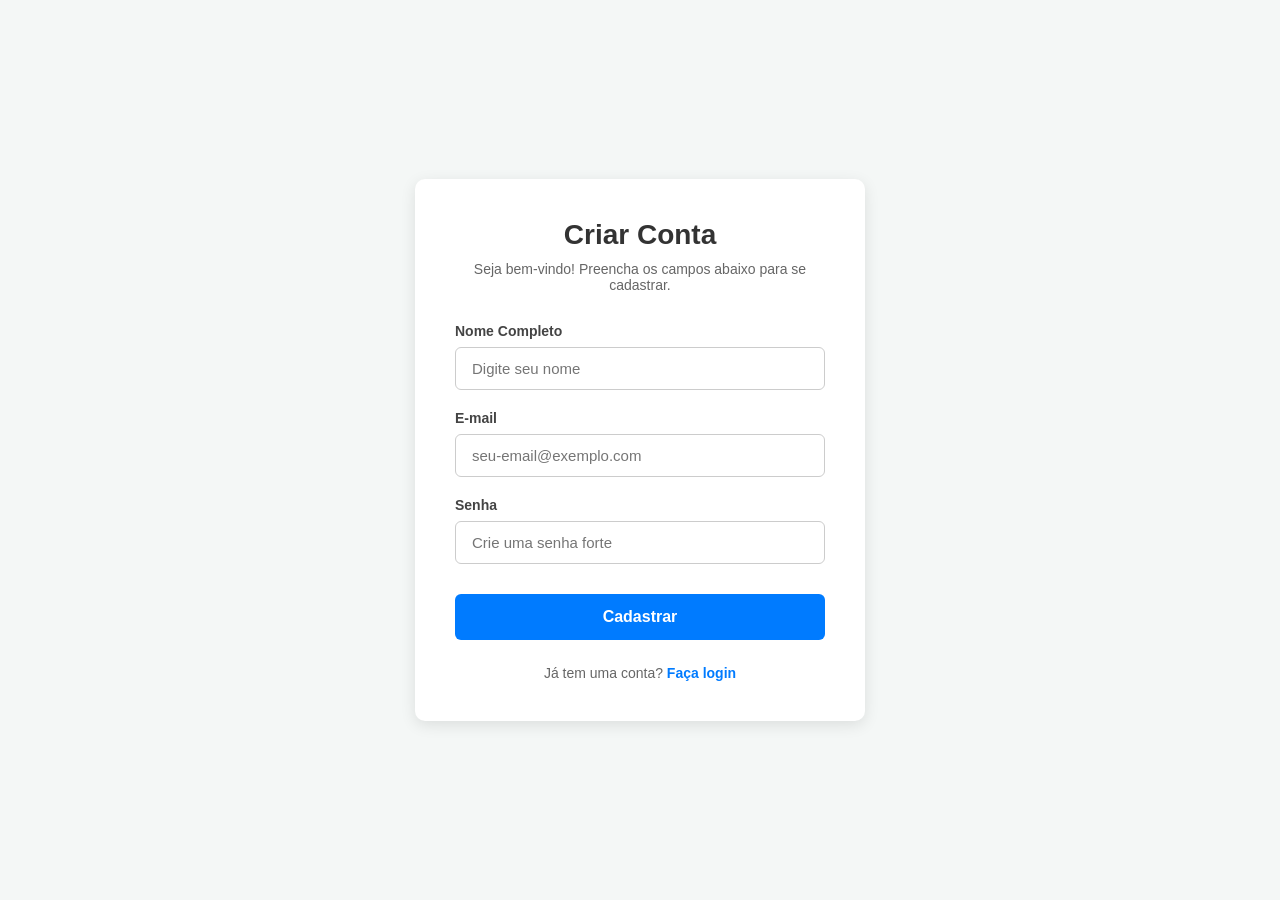
<file: index.html>
<!DOCTYPE html>
<html lang="pt-BR">
<head>
    <meta charset="UTF-8">
    <meta name="viewport" content="width=device-width, initial-scale=1.0">
    <title>Cadastro de Cliente</title>
    <link rel="stylesheet" href="style.css">
</head>
<body>

    <div class="cadastro-container">
        <h2>Criar Conta</h2>
        <p>Seja bem-vindo! Preencha os campos abaixo para se cadastrar.</p>

        <form action="#" method="POST">
            <div class="input-group">
                <label for="nome">Nome Completo</label>
                <input type="text" id="nome" name="nome" placeholder="Digite seu nome" required>
            </div>

            <div class="input-group">
                <label for="email">E-mail</label>
                <input type="email" id="email" name="email" placeholder="seu-email@exemplo.com" required>
            </div>

            <div class="input-group">
                <label for="senha">Senha</label>
                <input type="password" id="senha" name="senha" placeholder="Crie uma senha forte" required>
            </div>

            <button type="submit" class="btn-cadastrar">Cadastrar</button>
        </form>

        <div class="footer-link">
            Já tem uma conta? <a href="#">Faça login</a>
        </div>
    </div>

</body>
</html>
</file>
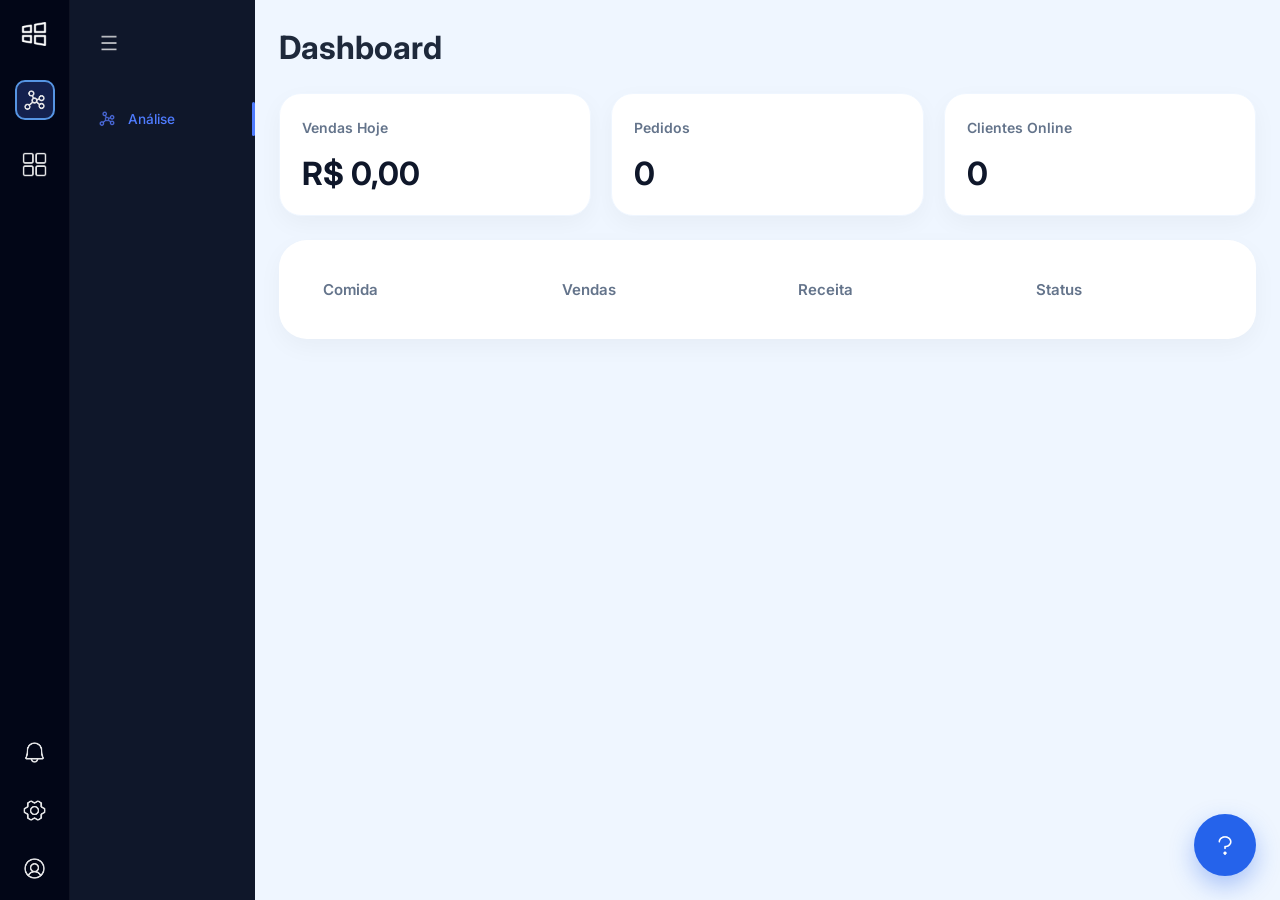
<file: front-end/graph.html>
<!DOCTYPE html>
<html lang="pt-BR">

<head>

  <meta charset="UTF-8">
  <meta name="viewport" content="width=device-width, initial-scale=1.0">

  <title>Análise</title>

  <link rel="preconnect" href="https://fonts.googleapis.com">

  <link href="https://fonts.googleapis.com/css2?family=Inter:wght@400;500;600;700&display=swap" rel="stylesheet">

  <link rel="stylesheet" href="scripts/style_products.css">

</head>

<body>

  <div class="wrapper">

    <!-- SIDEBAR -->
    <aside class="sidebar">

      <div class="sidebar-mini">

        <div class="top-mini">

          <div class="logo">

            <img src="icons/windows-logo.png" alt="">

          </div>

          <div class="icon-group">

            <div class="icon active">

              <img src="icons/graph.png" alt="">

            </div>

            <div class="icon" data-page="lista.html">

              <img src="icons/dashboard-interface.png" alt="">

            </div>

          </div>

        </div>

        <div class="icon-group">

          <div class="icon" data-page="notifications.html">

            <img src="icons/bell.png" alt="">

          </div>

          <div class="icon" data-page="dashboard.html">

            <img src="icons/settings.png" alt="">

          </div>

          <div class="icon" data-page="usuario.html">

            <img src="icons/user-circle.png" alt="">

          </div>

        </div>

      </div>

      <div class="sidebar-content">

        <div class="menu-btn">

          <img src="icons/button.png" alt="">

        </div>

        <div class="nav">

          <div class="nav-item active">

            <img src="icons/graph.png" class="menu-icon" alt="">

            <span>Análise</span>

          </div>

        </div>

      </div>

    </aside>

    <!-- MAIN -->
    <main class="main">

      <div class="topbar">

        <h1 class="title">
          Dashboard
        </h1>

      </div>

      <!-- CARDS -->
      <div class="products-stats">

        <div class="product-card">

          <div class="product-card-top">

            <span>Vendas Hoje</span>

            <img src="icons/pulse.png" alt="">

          </div>

          <h2 id="totalReceita">R$ 0,00</h2>

        </div>

        <div class="product-card">

          <div class="product-card-top">

            <span>Pedidos</span>

            <img src="icons/folder.png" alt="">

          </div>

          <h2 id="totalPedidos">0</h2>

        </div>

        <div class="product-card">

          <div class="product-card-top">

            <span>Clientes Online</span>

            <img src="icons/users.png" alt="">

          </div>

          <h2 id="clientesOnline">0</h2>

        </div>

      </div>

      <!-- TABELA -->
      <div class="table-container">

        <table>

          <thead>

            <tr>

              <th>Comida</th>
              <th>Vendas</th>
              <th>Receita</th>
              <th>Status</th>

            </tr>

          </thead>

          <tbody id="graphTableBody">

          </tbody>

        </table>

      </div>

    </main>

    <!-- HELP -->
    <div class="floating-help">

      <img src="icons/question-mark.png" alt="">

    </div>

  </div>

  <script src="scripts/script_graph.js"></script>
  <script src="scripts/script_navigation.js"></script>

</body>

</html>
</file>
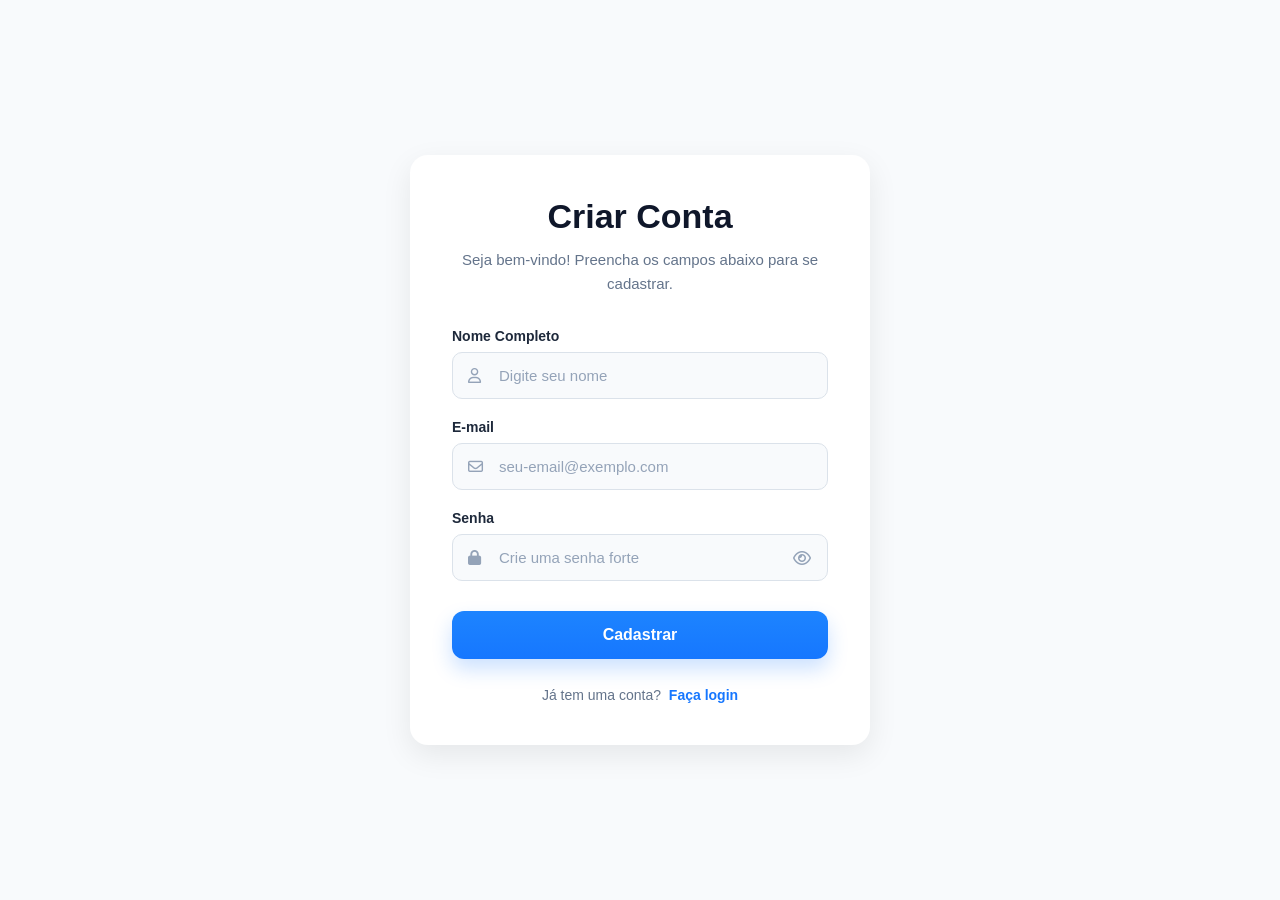
<file: front-end/home.html>
<!DOCTYPE html>
<html lang="pt-BR">

<head>

  <!-- Meta -->
  <meta charset="UTF-8" />

  <meta
    name="viewport"
    content="width=device-width, initial-scale=1.0"
  />

  <!-- Título -->
  <title>Autenticação</title>

  <!-- Font Awesome -->
  <link
    rel="stylesheet"
    href="https://cdnjs.cloudflare.com/ajax/libs/font-awesome/6.5.1/css/all.min.css"
  />

  <!-- CSS -->
  <link
    rel="stylesheet"
    href="scripts/style_home.css"
  />

<script>
  const user = localStorage.getItem("user");

  // Se já estiver logado, pula o login
  if (user) {
    window.location.href = "dashboard.html";
  }
</script>

</head>

<body>

  <!-- =========================
       CADASTRO
  ========================== -->

  <main class="cadastro-container" id="cadastroBox">

    <!-- Header -->
    <div class="header">

      <h1>Criar Conta</h1>

      <p>
        Seja bem-vindo! Preencha os campos abaixo
        para se cadastrar.
      </p>

    </div>

    <!-- Formulário -->
    <form
      action="#"
      method="POST"
      class="formulario"
    >

      <!-- Nome -->
      <div class="input-group">

        <label for="nome">
          Nome Completo
        </label>

        <div class="input-wrapper">

          <i class="fa-regular fa-user"></i>

          <input
            type="text"
            id="nome"
            name="nome"
            placeholder="Digite seu nome"
            required
          />

        </div>

      </div>

      <!-- E-mail -->
      <div class="input-group">

        <label for="email">
          E-mail
        </label>

        <div class="input-wrapper">

          <i class="fa-regular fa-envelope"></i>

          <input
            type="email"
            id="email"
            name="email"
            placeholder="seu-email@exemplo.com"
            required
          />

        </div>

      </div>

      <!-- Senha -->
      <div class="input-group">

        <label for="senha">
          Senha
        </label>

        <div class="input-wrapper">

          <i class="fa-solid fa-lock"></i>

          <input
            type="password"
            id="senha"
            name="senha"
            placeholder="Crie uma senha forte"
            required
          />

          <!-- Mostrar senha -->
          <button
            type="button"
            class="toggle-password"
            id="toggleSenha"
          >
            <i class="fa-regular fa-eye"></i>
          </button>

        </div>

      </div>

      <!-- Botão -->
      <button
        type="submit"
        class="btn-cadastrar"
      >
        Cadastrar
      </button>

    </form>

    <!-- Footer -->
    <div class="footer-link">

      <span>
        Já tem uma conta?
      </span>

      <a
        href="#"
        id="openLogin"
      >
        Faça login
      </a>

    </div>

  </main>

  <!-- =========================
       LOGIN
  ========================== -->

  <main
    class="cadastro-container login-box"
    id="loginBox"
  >

    <!-- Header -->
    <div class="header">

      <h1>Fazer Login</h1>

      <p>
        Entre com sua conta para continuar.
      </p>

    </div>

    <!-- Formulário -->
    <form
      action="#"
      method="POST"
      class="formulario"
    >

      <!-- E-mail -->
      <div class="input-group">

        <label for="login-email">
          E-mail
        </label>

        <div class="input-wrapper">

          <i class="fa-regular fa-envelope"></i>

          <input
            type="email"
            id="login-email"
            name="login-email"
            placeholder="Digite seu e-mail"
            required
          />

        </div>

      </div>

      <!-- Senha -->
      <div class="input-group">

        <label for="login-senha">
          Senha
        </label>

        <div class="input-wrapper">

          <i class="fa-solid fa-lock"></i>

          <input
            type="password"
            id="login-senha"
            name="login-senha"
            placeholder="Digite sua senha"
            required
          />

          <!-- Mostrar senha -->
          <button
            type="button"
            class="toggle-password"
            id="toggleLoginSenha"
          >
            <i class="fa-regular fa-eye"></i>
          </button>

        </div>

      </div>

      <!-- Botão -->
      <button
        type="submit"
        class="btn-cadastrar"
      >
        Entrar
      </button>

    </form>

    <!-- Footer -->
    <div class="footer-link">

      <span>
        Não possui uma conta?
      </span>

      <a
        href="#"
        id="openCadastro"
      >
        Criar conta
      </a>

    </div>

  </main>

  <!-- JavaScript -->
  <script src="scripts/script_home.js"></script>
  <script src="scripts/script_navigation.js"></script>

</body>

</html>
</file>
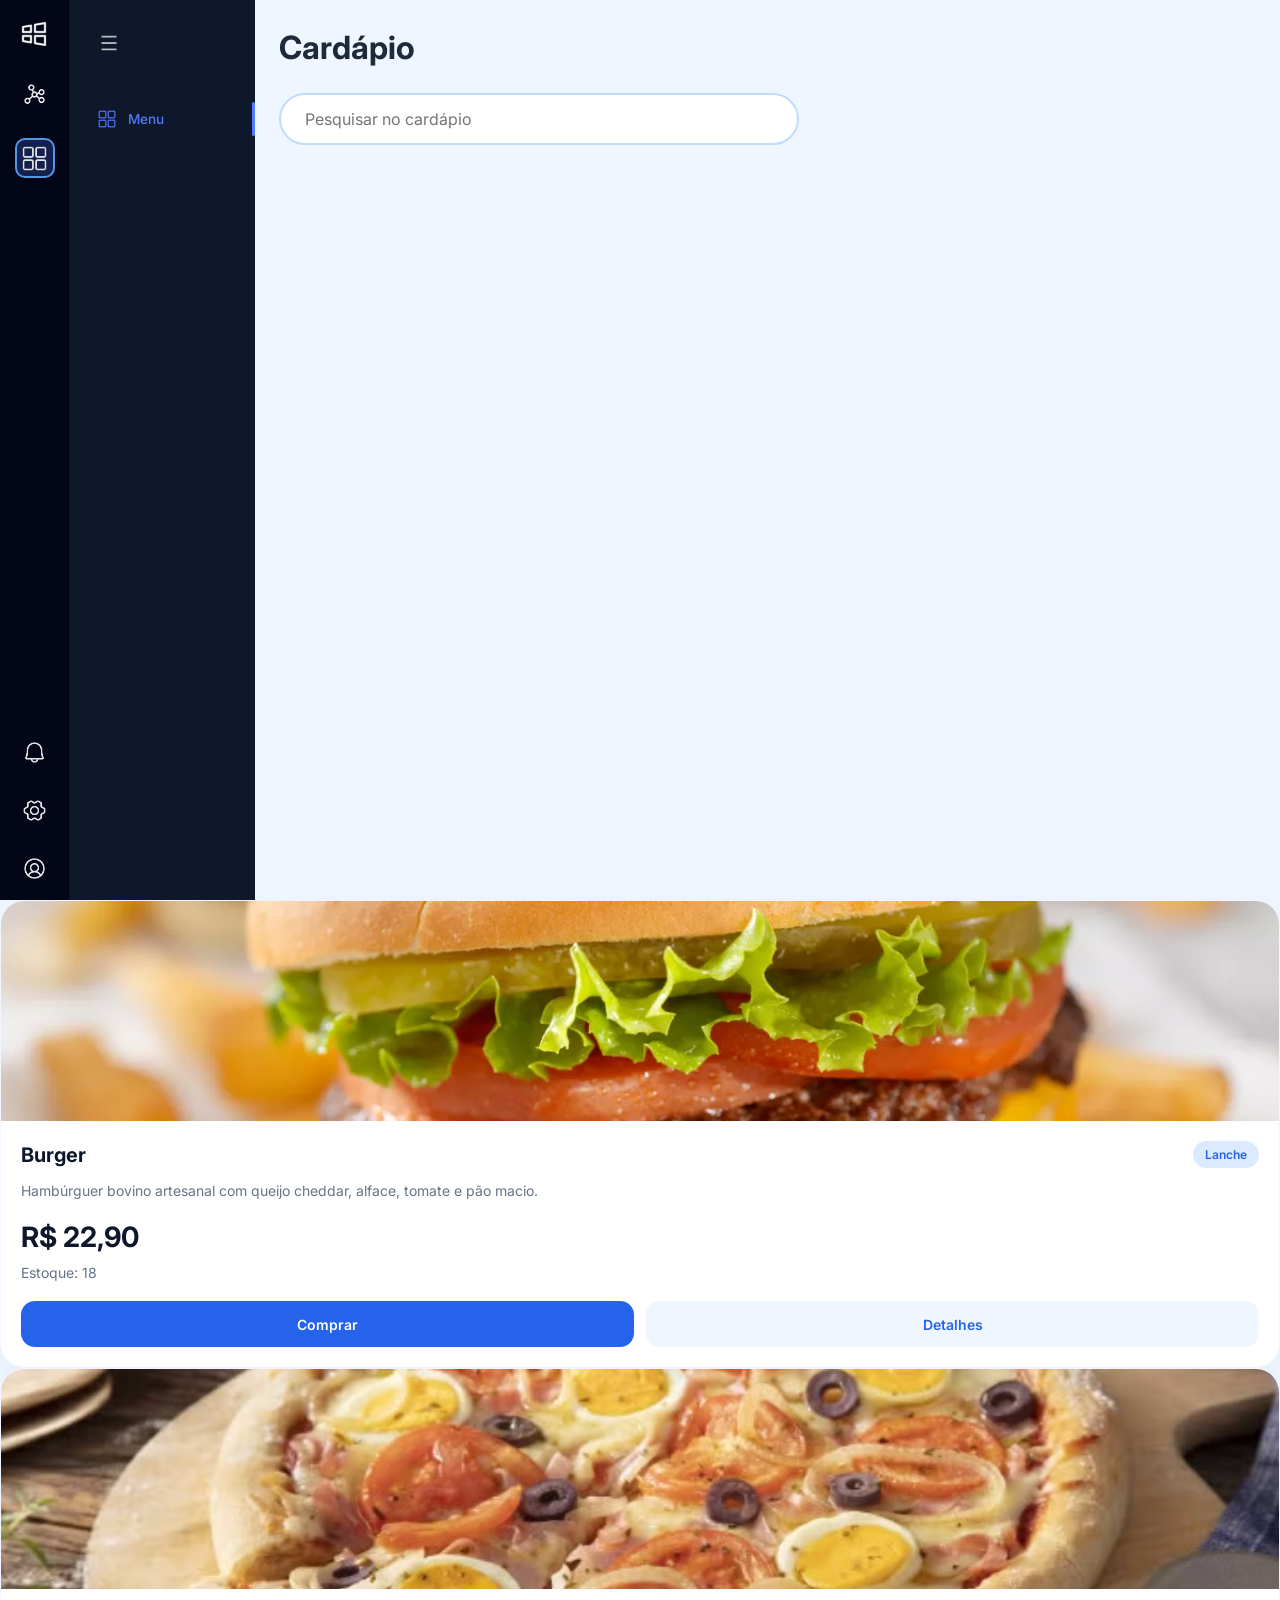
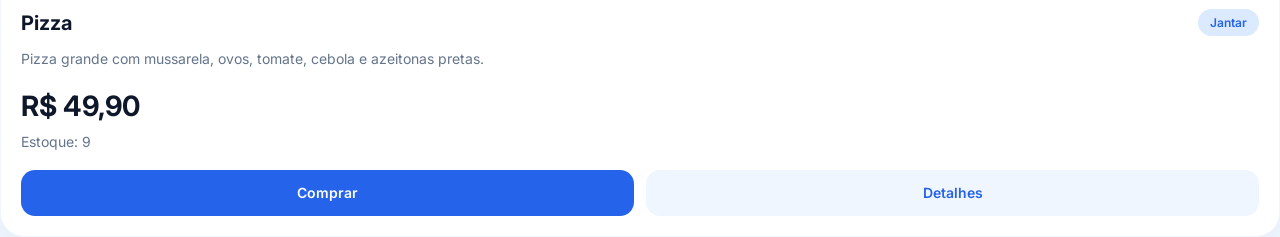
<file: front-end/lista.html>
<!DOCTYPE html>
<html lang="pt-BR">

<head>

  <meta charset="UTF-8">
  <meta name="viewport" content="width=device-width, initial-scale=1.0">

  <title>Lista de Comidas</title>

  <link rel="preconnect" href="https://fonts.googleapis.com">

  <link href="https://fonts.googleapis.com/css2?family=Inter:wght@400;500;600;700&display=swap" rel="stylesheet">

  <link rel="stylesheet" href="scripts/style_products.css">

</head>

<body>

<div class="wrapper">

  <!-- SIDEBAR -->
  <aside class="sidebar">

    <div class="sidebar-mini">

      <div class="top-mini">

        <div class="logo">

          <img src="icons/windows-logo.png" alt="">

        </div>

        <div class="icon-group">

          <div class="icon" data-page="graph.html">

              <img src="icons/graph.png" alt="">

            </div>

          <div class="icon active" data-page="lista.html">

            <img src="icons/dashboard-interface.png" alt="">

          </div>

        </div>

      </div>

      <div class="icon-group">

         <div class="icon" data-page="notifications.html">

            <img src="icons/bell.png" alt="">

          </div>

        <div class="icon" data-page="dashboard.html">
            <img src="icons/settings.png" alt="">
          </div>

          <div class="icon" data-page="usuario.html">

            <img src="icons/user-circle.png" alt="">

          </div>

      </div>

    </div>

    <div class="sidebar-content">

      <div class="menu-btn">

        <img src="icons/button.png" alt="">

      </div>

      <div class="nav">

        <div class="nav-item active">

          <img src="icons/dashboard-interface.png" class="menu-icon" alt="">

          <span>Menu</span>

        </div>

      </div>

    </div>

  </aside>

  <!-- MAIN -->
  <main class="main">

    <div class="topbar">

      <h1 class="title">
        Cardápio
      </h1>

    </div>

    <!-- SEARCH -->
    <div class="actions">

      <div class="search-area">

        <div class="search-box">

          <input type="text" placeholder="Pesquisar no cardápio">

          <img src="icons/magnifying-glass.png" class="search-icon" alt="">

        </div>

      </div>

    </div>

    <!-- PRODUCTS GRID -->
    <div class="products-grid">

          </div>

        </div>

      </div>

      <!-- CARD -->
      <div class="store-product-card">

        <div class="store-product-image">

          <img src="img/hamburguer.png" alt="">

        </div>

        <div class="store-product-content">

          <div class="store-product-top">

            <h3>Burger</h3>

            <span class="product-category">
              Lanche
            </span>

          </div>

          <p class="product-description">
            Hambúrguer bovino artesanal com queijo cheddar, alface, tomate e pão macio.
          </p>

          <div class="product-price">
            R$ 22,90
          </div>

          <div class="product-stock">
            Estoque: 18
          </div>

          <div class="store-product-actions">

            <button class="buy-btn">
              Comprar
            </button>

            <button class="details-btn">
              Detalhes
            </button>

          </div>

        </div>

      </div>

      <!-- CARD -->
      <div class="store-product-card">

        <div class="store-product-image">

          <img src="img/pizza.png" alt="">

        </div>

        <div class="store-product-content">

          <div class="store-product-top">

            <h3>Pizza</h3>

            <span class="product-category">
              Jantar
            </span>

          </div>

          <p class="product-description">
            Pizza grande com mussarela, ovos, tomate, cebola e azeitonas pretas.
          </p>

          <div class="product-price">
            R$ 49,90
          </div>

          <div class="product-stock">
            Estoque: 9
          </div>

          <div class="store-product-actions">

            <button class="buy-btn">
              Comprar
            </button>

            <button class="details-btn">
              Detalhes
            </button>

          </div>

        </div>

      </div>

    </div>

  </main>

</div>

<script src="scripts/script_lista.js"></script>
<script src="scripts/script_navigation.js"></script>

</body>

</html>
</file>
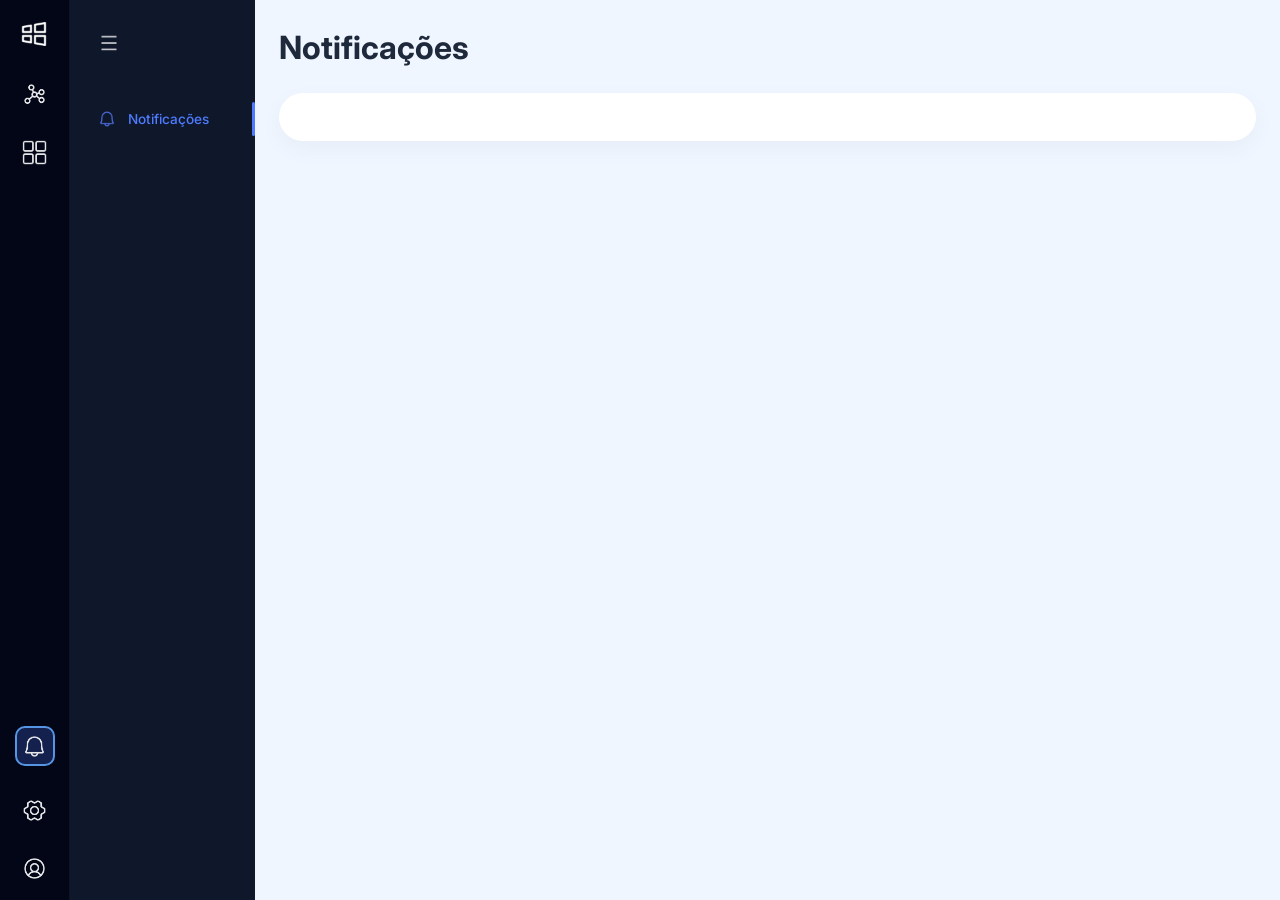
<file: front-end/notifications.html>
<!DOCTYPE html>
<html lang="pt-BR">

<head>

  <meta charset="UTF-8" />
  <meta name="viewport" content="width=device-width, initial-scale=1.0" />

  <title>Notificações</title>

  <link rel="preconnect" href="https://fonts.googleapis.com">
  <link href="https://fonts.googleapis.com/css2?family=Inter:wght@400;500;600;700&display=swap" rel="stylesheet">

  <link rel="stylesheet" href="scripts/style_dashboard.css">

</head>

<body>

  <div class="wrapper">

    <!-- SIDEBAR -->
    <aside class="sidebar">

      <div class="sidebar-mini">

        <div class="top-mini">

          <div class="logo">
            <img src="icons/windows-logo.png" alt="">
          </div>

          <div class="icon-group">

            <div class="icon" data-page="graph.html">

              <img src="icons/graph.png" alt="">

            </div>

            <div class="icon" data-page="lista.html">
              <img src="icons/dashboard-interface.png" alt="">
            </div>

          </div>

        </div>

        <div class="icon-group">

          <div class="icon active" data-page="notifications.html">

            <img src="icons/bell.png" alt="">

          </div>

          <div class="icon" data-page="dashboard.html">
            <img src="icons/settings.png" alt="">
          </div>

          <div class="icon" data-page="usuario.html">

            <img src="icons/user-circle.png" alt="">

          </div>

        </div>

      </div>

      <div class="sidebar-content">

        <div class="menu-btn">
          <img src="icons/button.png" alt="">
        </div>

        <div class="nav">

          <div class="nav-item active">
            <img src="icons/bell.png" class="menu-icon" alt="">
            <span>Notificações</span>
          </div>

        </div>

      </div>

    </aside>

    <!-- MAIN -->
    <main class="main">

      <div class="topbar">
        <h1 class="title">Notificações</h1>
      </div>

      <!-- LISTA DE NOTIFICAÇÕES -->
      <div class="table-container">

        <div class="notifications" id="notificationsList">

          </div>

        </div>

      </div>

    </main>

  </div>

  <script src="scripts/script_notifications.js"></script>
  <script src="scripts/script_navigation.js"></script>

</body>

</html>
</file>
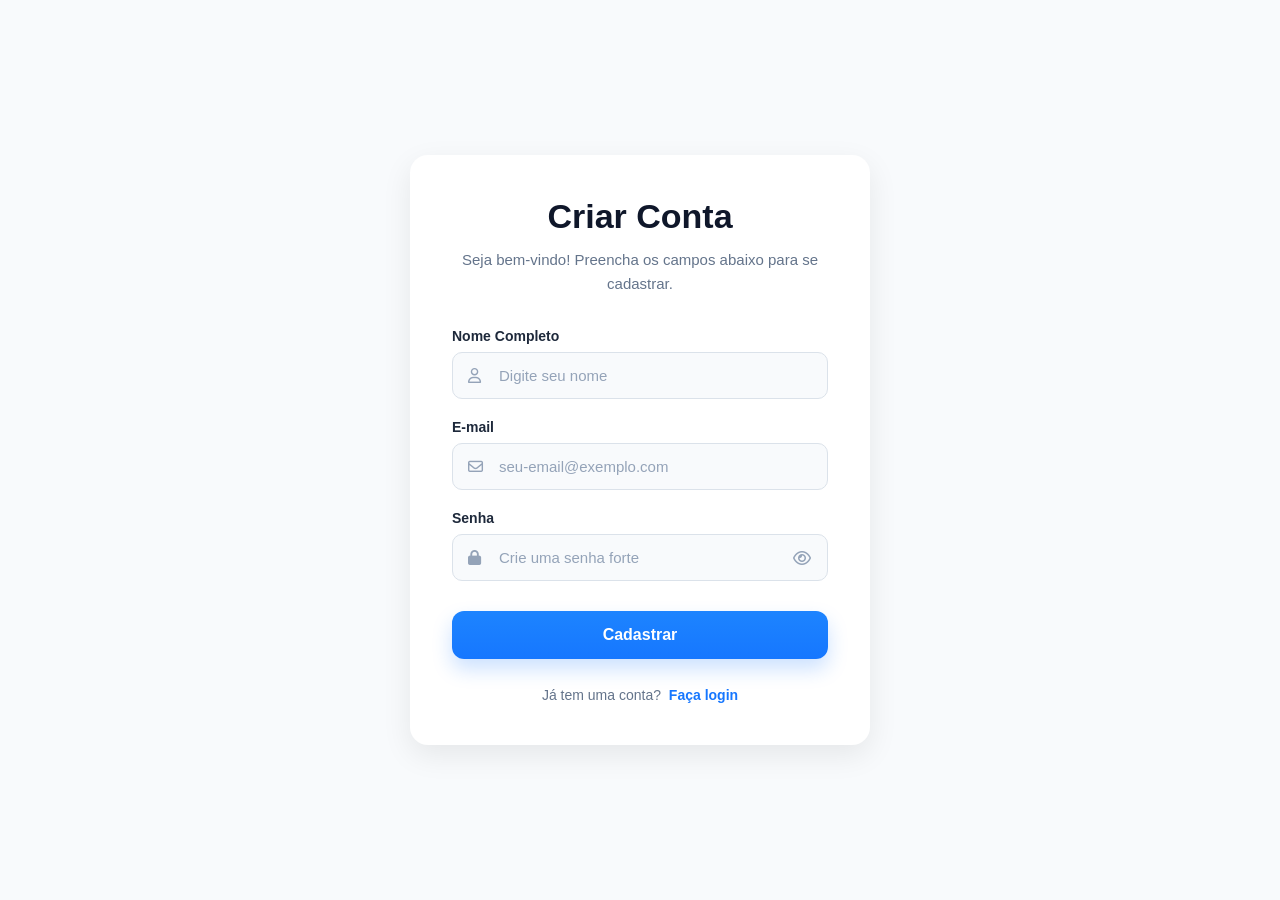
<file: front-end/usuario.html>
<!DOCTYPE html>
<html lang="pt-BR">

<head>

  <meta charset="UTF-8" />

  <meta name="viewport" content="width=device-width, initial-scale=1.0" />

  <title>Perfil do Usuário</title>

  <link rel="preconnect" href="https://fonts.googleapis.com">

  <link href="https://fonts.googleapis.com/css2?family=Inter:wght@400;500;600;700&display=swap" rel="stylesheet">

  <link rel="stylesheet" href="scripts/style_dashboard.css">

</head>

<body>

  <div class="wrapper">

    <aside class="sidebar">

      <div class="sidebar-mini">

        <div class="top-mini">

          <div class="logo">

            <img src="icons/windows-logo.png" alt="">

          </div>

          <div class="icon-group">

            <div class="icon" data-page="graph.html">

              <img src="icons/graph.png" alt="">

            </div>

            <div class="icon" data-page="lista.html">
              <img src="icons/dashboard-interface.png" alt="">
            </div>

          </div>

        </div>

        <div class="icon-group">

          <div class="icon" data-page="notifications.html">
            <img src="icons/bell.png" alt="">
          </div>

          <div class="icon" data-page="dashboard.html">

            <img src="icons/settings.png" alt="">

          </div>

          <div class="icon active">

            <img src="icons/user-circle.png" alt="">

          </div>

        </div>

      </div>

      <div class="sidebar-content">

        <div class="menu-btn">

          <img src="icons/button.png" alt="">

        </div>

        <div class="nav">

          <div class="nav-item active">

            <img src="icons/user.png" class="menu-icon" alt="">

            <span>Perfil do Usuário</span>

          </div>

        </div>

      </div>

    </aside>

    <main class="main">

      <div class="topbar">

        <h1 class="title">
          Informações do Usuário
        </h1>

      </div>

      <!-- CARD PERFIL -->

      <div class="table-container profile-container">

        <div class="profile-header">

          <div class="profile-left">

            <div class="profile-avatar">
              U
            </div>

            <div>

              <h2 class="profile-name">
                Usuário 1
              </h2>

              <p class="profile-email">
                usuario@gmail.com
              </p>

            </div>

          </div>

          <div class="profile-status">
            Ativo
          </div>

        </div>

        <!-- INFORMAÇÕES -->

        <div class="profile-grid">

          <div class="profile-card">

            <span class="profile-label">
              Nome Completo
            </span>

            <span class="profile-value">
              Usuário 1
            </span>

          </div>

          <div class="profile-card">

            <span class="profile-label">
              Email
            </span>

            <span class="profile-value">
              usuario@gmail.com
            </span>

          </div>

          <div class="profile-card">

            <span class="profile-label">
              Cargo
            </span>

            <span class="profile-value">
              Administrador
            </span>

          </div>

          <div class="profile-card">

            <span class="profile-label">
              Status
            </span>

            <span class="profile-value">
              Ativo
            </span>

          </div>

          <div class="profile-card">

            <span class="profile-label">
              Data da Criação
            </span>

            <span class="profile-value">
              Maio 20, 2026
            </span>

          </div>

          <div class="profile-card">

            <span class="profile-label">
              Último Login
            </span>

            <span class="profile-value">
              Hoje às 18:00
            </span>

          </div>

        </div>

        <!-- BOTÕES -->

        <div class="profile-actions">

          <button class="new-user">

            <img src="icons/edit.png" class="button-icon" alt="">

            Editar Usuário

          </button>

          <button class="delete-user-btn">

            <img src="icons/trash.png" class="button-icon" alt="">

            Sair Da Conta

          </button>

        </div>

      </div>

    </main>

  </div>

<script src="scripts/script_usuario.js"></script>
<script src="scripts/script_navigation.js"></script>

</body>

</html>
</file>
<file: style.css>
/* Reset básico de estilos */
* {
    margin: 0;
    padding: 0;
    box-sizing: border-box;
    font-family: 'Segoe UI', Tahoma, Geneva, Verdana, sans-serif;
}

body {
    background-color: #f4f7f6;
    display: flex;
    justify-content: center;
    align-items: center;
    min-height: 100vh;
    padding: 20px;
}

/* Container principal do formulário */
.cadastro-container {
    background-color: #ffffff;
    padding: 40px;
    border-radius: 10px;
    box-shadow: 0 4px 15px rgba(0, 0, 0, 0.1);
    width: 100%;
    max-width: 450px;
}

.cadastro-container h2 {
    color: #333333;
    margin-bottom: 10px;
    font-size: 28px;
    text-align: center;
}

.cadastro-container p {
    color: #666666;
    font-size: 14px;
    text-align: center;
    margin-bottom: 30px;
}

/* Grupos de entrada (Labels e Inputs) */
.input-group {
    margin-bottom: 20px;
}

.input-group label {
    display: block;
    color: #444444;
    font-size: 14px;
    font-weight: 600;
    margin-bottom: 8px;
}

.input-group input {
    width: 100%;
    padding: 12px 16px;
    border: 1px solid #cccccc;
    border-radius: 6px;
    font-size: 15px;
    transition: all 0.3s ease;
    outline: none;
}

/* Efeito ao clicar no campo */
.input-group input:focus {
    border-color: #007bff;
    box-shadow: 0 0 5px rgba(0, 123, 255, 0.25);
}

/* Botão de cadastro */
.btn-cadastrar {
    width: 100%;
    padding: 14px;
    background-color: #007bff;
    color: white;
    border: none;
    border-radius: 6px;
    font-size: 16px;
    font-weight: bold;
    cursor: pointer;
    transition: background-color 0.3s ease;
    margin-top: 10px;
}

/* Efeito de passar o mouse no botão */
.btn-cadastrar:hover {
    background-color: #0056b3;
}

/* Link de rodapé */
.footer-link {
    text-align: center;
    margin-top: 25px;
    font-size: 14px;
    color: #666666;
}

.footer-link a {
    color: #007bff;
    text-decoration: none;
    font-weight: 600;
}

.footer-link a:hover {
    text-decoration: underline;
}
</file>
<file: front-end/scripts/style_products.css>
*{
  margin:0;
  padding:0;
  box-sizing:border-box;
  font-family:'Inter',sans-serif;
}

:root{
  --primary:#2563eb;
  --primary-dark:#1e40af;
  --sidebar:#0f172a;
  --sidebar-dark:#020617;
  --sidebar-light:#1e293b;
  --background:#eff6ff;
  --border:#bfdbfe;
  --text:#1e293b;
  --muted:#64748b;
}

html{
  font-size: 85%;
}

body{
  margin:0;
  overflow:hidden;
  background:#eff6ff;
}

.wrapper{
  display:flex;
  min-height:100vh;
}

/* ÍCONES */

.logo{
  display:flex;
  align-items:center;
  justify-content:center;
}

.logo img{
  width:32px;
  height:32px;
  object-fit:contain;
  filter:brightness(0) invert(1);
}

.icon{
  width:42px;
  height:42px;
  border-radius:12px;
  display:flex;
  align-items:center;
  justify-content:center;
  cursor:pointer;
  position:relative;
  transition:.2s;
}

.icon img{
  width:25px;
  height:25px;
  object-fit:contain;
  filter:brightness(0) invert(1);
}

.icon:hover{
  background:rgba(255,255,255,.06);
}

.icon.active{
  background:#172554;
  border:2px solid #60a5fa;
}

.menu-btn{
  width:30px;
  height:30px;
  display:flex;
  align-items:center;
  justify-content:center;
  margin-bottom:50px;
  cursor:pointer;
}

.menu-btn img{
  width:30px;
  height:30px;
  object-fit:contain;
  filter:brightness(0) invert(1);
}

.menu-icon{
  width:18px;
  height:18px;
  object-fit:contain;
  filter:brightness(0) invert(.9);
}

.button-icon{
  width:20px;
  height:20px;
  object-fit:contain;
  filter:brightness(0) invert(1);
}

.search-icon{
  width:18px;
  height:18px;
  object-fit:contain;
  opacity:.7;
}

.filter img{
  width:22px;
  height:22px;
  object-fit:contain;
  opacity:.7;
}

.tag-icon{
  width:15px;
  height:15px;
  object-fit:contain;
    filter: brightness(0) saturate(100%) invert(20%) sepia(94%) saturate(1925%) hue-rotate(221deg) brightness(91%) contrast(101%);
}

.delete img{
  width:22px;
  height:22px;
  object-fit:contain;
}

.dots img{
  width:35px;
  height:35px;
  object-fit:contain;
  opacity:.6;
  filter: brightness(0) saturate(100%) invert(20%) sepia(94%) saturate(1925%) hue-rotate(221deg) brightness(91%) contrast(101%);
}

.floating-help img{
  width:26px;
  height:26px;
  object-fit:contain;
  filter:brightness(0) invert(1);
}

/* SIDEBAR */

.sidebar{
  flex-shrink:0;

  width:255px;
  min-width:255px;

  background:var(--sidebar);
  display:flex;
  height:100vh;
}

.sidebar-mini{
  width:70px;
  background:var(--sidebar-dark);
  display:flex;
  flex-direction:column;
  align-items:center;
  justify-content:space-between;
  padding:18px 0;
  border-right:1px solid rgba(255,255,255,.05);
}

.top-mini{
  display:flex;
  flex-direction:column;
  gap:30px;
  align-items:center;
}

.logo{
  color:#fff;
  font-size:34px;
  font-weight:500;
}

.icon-group{
  display:flex;
  flex-direction:column;
  gap:30px;
  align-items:center;
}

.icon{
  width:28px;
  height:28px;
  border-radius:10px;
  display:flex;
  align-items:center;
  justify-content:center;
  color:#fff;
  opacity:.9;
  cursor:pointer;
  position:relative;
  font-size:20px;
}

.icon.active{
  border:2px solid #60a5fa;
  padding:18px;
}

.sidebar-content{
  flex:1;
  padding:28px 24px;
}

.menu-btn{
  color:#fff;
  font-size:22px;
  margin-bottom:40px;
  cursor:pointer;
}

.nav{
  display:flex;
  flex-direction:column;
  gap:12px;
}

.nav-item{
  position:relative;

  display:flex;
  align-items:center;

  gap:12px;

  color:#c7c3de;

  padding:12px 16px 12px 4px;

  cursor:pointer;

  transition:.2s;

  font-weight:500;
}

.nav-item.active .menu-icon{
  filter:
    brightness(0)
    saturate(100%)
    invert(39%)
    sepia(99%)
    saturate(2221%)
    hue-rotate(214deg)
    brightness(96%)
    contrast(92%);
}

.nav-item:hover{
  background:rgba(255,255,255,.03);
}

.nav-item.active{
  background:transparent;
  color:#4f7cff;
}

.nav-item.active::after{
  content:"";

  position:absolute;

  right:-24px;
  top:50%;

  transform:translateY(-50%);

  width:3px;
  height:34px;

  background:#4f7cff;

  border-radius:999px;
}

/* MAIN */

.main{
  flex:1;
  padding:28px 24px;
  overflow:auto;
}

.topbar{
  display:flex;
  justify-content:space-between;
  align-items:center;
  margin-bottom:26px;
}

.title{
  font-size:32px;
  font-weight:700;
  color:var(--text);
}

.actions{
  display:flex;
  justify-content:space-between;
  align-items:center;
  margin-bottom:28px;
}

.new-user{
  border:none;
  background:var(--primary);
  color:#fff;
  padding:16px 26px;
  border-radius:14px;
  font-size:17px;
  font-weight:600;
  cursor:pointer;
  display:flex;
  align-items:center;
  gap:12px;
  box-shadow:0 8px 18px rgba(37,99,235,.25);
}

.new-user:hover{
  background:var(--primary-dark);
}

.search-area{
  display:flex;
  align-items:center;
  gap:20px;
}

.search-box{
  width:520px;
  background:#fff;
  border:2px solid var(--border);
  border-radius:999px;
  padding:14px 24px;
  display:flex;
  align-items:center;
  justify-content:space-between;
  color:#aaa;
}

.search-box input{
  border:none;
  outline:none;
  width:100%;
  font-size:16px;
  background:transparent;
  color:#555;
}

.filter{
  font-size:22px;
  color:#8b8b8b;
  cursor:pointer;
}

.tag-row{
  display:flex;
  align-items:center;
  justify-content:space-between;
  margin-bottom:26px;
}

.tag{
  background:#dbeafe;
  color:#1d4ed8;
  padding:10px 16px;
  border-radius:999px;
  display:flex;
  align-items:center;
  gap:10px;
  width:max-content;
  font-weight:500;
}

.delete{
  color:#dc4f4f;
  font-size:24px;
  cursor:pointer;
}

/* TABLE */

.table-container{
  background:#fff;
  border-radius:28px;
  padding:24px;
  box-shadow:0 8px 24px rgba(0,0,0,.04);
}

table{
  width:100%;
  border-collapse:collapse;
}

thead th{
  text-align:left;
  color:var(--muted);
  font-size:15px;
  padding:16px 20px;
  font-weight:600;
}

tbody tr{
  border-top:1px solid #f0f0f0;
}

tbody td{
  padding:20px;
  font-size:15px;
  color:#444;
}

.user{
  display:flex;
  align-items:center;
  gap:14px;
}

.avatar{
  width:34px;
  height:34px;
  border-radius:50%;
  background:var(--primary);
  color:#fff;
  display:flex;
  align-items:center;
  justify-content:center;
  font-weight:600;
  font-size:14px;
}

.status{
  color:#3c3c3c;
  font-weight:500;
}

.dots{
  font-size:24px;
  color:#888;
  cursor:pointer;
}

.floating-help{
  position:fixed;
  right:24px;
  bottom:24px;
  width:62px;
  height:62px;
  border-radius:50%;
  background:var(--primary);
  color:#fff;
  display:flex;
  align-items:center;
  justify-content:center;
  font-size:34px;
  font-weight:700;
  box-shadow:0 10px 25px rgba(37,99,235,.35);
  cursor:pointer;
}

.th-content{
  display:flex;
  align-items:center;
  gap:6px;
}

.th-icon{
  width:13px;
  height:13px;
  object-fit:contain;
  filter: brightness(0) saturate(100%) invert(47%) sepia(11%) saturate(878%) hue-rotate(176deg) brightness(91%) contrast(88%);
}

/* MODAL */

.modal-overlay{
  position:fixed;
  inset:0;
  background:rgba(15,23,42,.45);
  backdrop-filter:blur(2px);
  opacity:0;
  visibility:hidden;
  transition:.2s;
  z-index:90;
}

.modal-overlay.active{
  opacity:1;
  visibility:visible;
}

.new-user-modal{
  position:fixed;

  top:50%;
  left:50%;

  transform:translate(-50%,-50%) scale(.96);

  width:430px;
  max-height:90vh;

  background:#fff;

  border-radius:20px;

  box-shadow:0 20px 50px rgba(0,0,0,.14);

  overflow-y:auto;
  overflow-x:hidden;

  opacity:0;
  visibility:hidden;

  transition:.2s;

  z-index:100;
}

.new-user-modal.active{
  opacity:1;
  visibility:visible;
  transform:translate(-50%,-50%) scale(1);
}

.modal-header{
  height:68px;

  border-bottom:1px solid #eef2ff;

  display:flex;
  align-items:center;
  justify-content:space-between;

  padding:0 20px;

  background:#fff;
}

.modal-header h2{
  font-size:22px;
  font-weight:700;
  color:#0f172a;
}

.close-modal{
  width:36px;
  height:36px;

  border:none;

  background:#eff6ff;

  border-radius:10px;

  display:flex;
  align-items:center;
  justify-content:center;

  cursor:pointer;

  transition:.2s;
}

.close-modal:hover{
  background:#dbeafe;
}

.close-modal img{
  width:15px;
  height:15px;

  filter: brightness(0) saturate(100%) invert(32%) sepia(96%) saturate(749%) hue-rotate(212deg) brightness(95%) contrast(92%);
}

.modal-body{
  padding:18px 20px 18px;
}

.modal-description{
  font-size:14px;
  color:#64748b;

  margin-bottom:18px;

  line-height:1.5;
}

.input-group{
  display:flex;
  flex-direction:column;

  gap:8px;

  margin-bottom:16px;
}

.input-group label{
  font-size:14px;
  font-weight:600;
  color:#334155;
}

.input-group input,
.select-wrapper select{
  width:100%;

  height:48px;

  border:1.5px solid #dbeafe;

  border-radius:12px;

  padding:0 16px;

  font-size:14px;

  outline:none;

  background:#fff;

  color:#1e293b;

  transition:.2s;
}

.input-group input:focus,
.select-wrapper select:focus{
  border-color:#2563eb;
  box-shadow:0 0 0 3px rgba(37,99,235,.08);
}

.input-group input::placeholder{
  color:#94a3b8;
}

.select-wrapper{
  position:relative;
}

.select-wrapper select{
  appearance:none;
  cursor:pointer;
}

.select-wrapper::after{
  content:"";

  position:absolute;

  right:16px;
  top:50%;

  transform:translateY(-50%);

  width:12px;
  height:12px;

  pointer-events:none;

  background:url("icons/arrow-down.png") center/contain no-repeat;

  opacity:.5;
}

.modal-actions{
  display:flex;
  justify-content:flex-end;

  margin-top:8px;
}

.create-user-btn{
  border:none;

  background:var(--primary);

  color:#fff;

  height:46px;

  padding:0 22px;

  border-radius:12px;

  font-size:14px;
  font-weight:600;

  cursor:pointer;

  transition:.2s;

  box-shadow:0 8px 18px rgba(37,99,235,.18);
}

.create-user-btn:hover{
  background:var(--primary-dark);
}

/* DOTS MENU */

.dots{
  position:relative;
  width:70px;
  text-align:center;
}

.dots-icon{
  width:18px;
  height:18px;
  object-fit:contain;
  opacity:.55;
  cursor:pointer;
}

.action-menu{
  position:absolute;

  top:50px;
  right:1px;

  width:92px;

  background:#fff;

  border:1px solid #ececec;

  border-radius:6px;

  overflow:hidden;

  box-shadow:0 2px 10px rgba(0,0,0,.08);

  opacity:0;
  visibility:hidden;

  transform:translateY(-4px);

  transition:.15s ease;

  z-index:30;
}

.action-menu.active{
  opacity:1;
  visibility:visible;
  transform:translateY(0);
}

.action-item{
  width:100%;

  height:38px;

  border:none;

  background:#fff;

  font-size:13px;
  font-weight:600;

  color:#666;

  cursor:pointer;

  transition:.15s;

  border-bottom:1px solid #f1f1f1;
}

.action-item:last-child{
  border-bottom:none;
}

.action-item:hover{
  background:#f8f8f8;
}

/* PRODUCTS */

.products-stats{
  display:flex;
  gap:20px;
  margin-bottom:24px;
}

.product-card{
  flex:1;

  background:#fff;

  border-radius:22px;

  padding:22px;

  box-shadow:0 8px 24px rgba(0,0,0,.04);

  border:1px solid #eff6ff;
}

.product-card-top{
  display:flex;
  align-items:center;
  justify-content:space-between;

  margin-bottom:16px;
}

.product-card-top span{
  color:#64748b;
  font-size:14px;
  font-weight:600;
}

.product-card-top img{
  width:22px;
  height:22px;

  object-fit:contain;

  opacity:.7;
}

.product-card h2{
  font-size:32px;
  color:#0f172a;
}

/* IMAGE UPLOAD */

.input-group input[type="file"]{
  padding:12px;
  height:auto;
  background:#fff;
  cursor:pointer;
}

.input-group input[type="file"]::-webkit-file-upload-button{
  border:none;
  background:#2563eb;
  color:#fff;
  padding:10px 14px;
  border-radius:10px;
  cursor:pointer;
  font-weight:600;
  margin-right:12px;
  transition:.2s;
}

.input-group input[type="file"]::-webkit-file-upload-button:hover{
  background:#1e40af;
}

.image-preview{
  width:100%;
  height:140px;

  border:2px dashed #bfdbfe;

  border-radius:16px;

  margin-top:10px;

  display:flex;
  align-items:center;
  justify-content:center;

  overflow:hidden;

  background:#f8fbff;

  color:#64748b;

  font-size:14px;
  font-weight:500;
}

.image-preview img{
  width:100%;
  height:100%;
  object-fit:cover;
}

/* STORE */

.products-grid{
  display:grid;
  grid-template-columns:repeat(auto-fill,minmax(300px,1fr));
  gap:24px;
}

.store-product-card{
  background:#fff;
  border-radius:24px;
  overflow:hidden;
  box-shadow:0 8px 24px rgba(0,0,0,.04);
  border:1px solid #eff6ff;
  transition:.2s;
}

.store-product-card:hover{
  transform:translateY(-4px);
}

.store-product-image{
  width:100%;
  height:220px;
  background:#f8fafc;
}

.store-product-image img{
  width:100%;
  height:100%;
  object-fit:cover;
}

.store-product-content{
  padding:20px;
}

.store-product-top{
  display:flex;
  align-items:center;
  justify-content:space-between;
  margin-bottom:12px;
}

.store-product-top h3{
  font-size:20px;
  color:#0f172a;
}

.product-category{
  background:#dbeafe;
  color:#2563eb;
  padding:6px 12px;
  border-radius:999px;
  font-size:12px;
  font-weight:600;
}

.product-description{
  color:#64748b;
  font-size:14px;
  line-height:1.6;
  margin-bottom:18px;
}

.product-price{
  font-size:28px;
  font-weight:700;
  color:#0f172a;
  margin-bottom:10px;
}

.product-stock{
  color:#64748b;
  font-size:14px;
  margin-bottom:20px;
}

.store-product-actions{
  display:flex;
  gap:12px;
}

.buy-btn,
.details-btn{
  flex:1;
  height:46px;
  border:none;
  border-radius:14px;
  font-size:14px;
  font-weight:600;
  cursor:pointer;
  transition:.2s;
}

.buy-btn{
  background:#2563eb;
  color:#fff;
}

.buy-btn:hover{
  background:#1e40af;
}

.details-btn{
  background:#eff6ff;
  color:#2563eb;
}

.details-btn:hover{
  background:#dbeafe;
}

/* PAGE TRANSITION */

.main{
  opacity:0;
  animation:contentIn .45s ease forwards;
}

@keyframes contentIn{
  from{
    opacity:0;
    transform:translateY(10px);
    filter:blur(6px);
  }

  to{
    opacity:1;
    transform:translateY(0);
    filter:blur(0);
  }
}
</file>
<file: front-end/scripts/style_home.css>
/* =========================
   RESET
========================= */

* {
  margin: 0;
  padding: 0;
  box-sizing: border-box;
}

/* =========================
   BODY
========================= */

body {
  min-height: 100vh;

  display: flex;
  justify-content: center;
  align-items: center;

  padding: 24px;

  background: #f8fafc;

  font-family:
    "Segoe UI",
    Tahoma,
    Geneva,
    Verdana,
    sans-serif;
}

/* =========================
   CONTAINER
========================= */

.cadastro-container {
  width: 100%;
  max-width: 460px;

  padding: 42px;

  background: #ffffff;

  border-radius: 18px;

  box-shadow:
    0 10px 30px rgba(0, 0, 0, 0.08);
}

/* =========================
   HEADER
========================= */

.header {
  text-align: center;
  margin-bottom: 32px;
}

.header h1 {
  margin-bottom: 12px;

  color: #0f172a;

  font-size: 34px;
  font-weight: 700;
}

.header p {
  color: #64748b;

  font-size: 15px;
  line-height: 1.6;
}

/* =========================
   FORM
========================= */

.formulario {
  display: flex;
  flex-direction: column;
  gap: 20px;
}

/* =========================
   INPUT GROUP
========================= */

.input-group {
  display: flex;
  flex-direction: column;
}

.input-group label {
  margin-bottom: 8px;

  color: #1e293b;

  font-size: 14px;
  font-weight: 600;
}

/* =========================
   INPUT WRAPPER
========================= */

.input-wrapper {
  position: relative;

  display: flex;
  align-items: center;
}

/* =========================
   INPUT ICONS
========================= */

.input-wrapper > i {
  position: absolute;

  left: 16px;

  color: #94a3b8;

  font-size: 15px;

  pointer-events: none;

  transition:
    color 0.2s ease,
    transform 0.2s ease;
}

/* Focus icon */

.input-wrapper:focus-within > i {
  color: #1677ff;

  transform: scale(1.05);
}

/* =========================
   INPUT
========================= */

.input-wrapper input {
  width: 100%;

  padding:
    14px
    48px
    14px
    46px;

  border: 1px solid #dbe2ea;
  border-radius: 10px;

  background: #f8fafc;

  color: #0f172a;

  font-size: 15px;

  outline: none;

  transition:
    border-color 0.2s ease,
    box-shadow 0.2s ease;
}

/* Placeholder */

.input-wrapper input::placeholder {
  color: #94a3b8;
}

/* Focus */

.input-wrapper input:focus {
  border-color: #1677ff;

  box-shadow:
    0 0 0 4px rgba(22, 119, 255, 0.15);
}

/* =========================
   PASSWORD BUTTON
========================= */

.toggle-password {
  position: absolute;

  top: 50%;
  right: 14px;

  transform: translateY(-50%);

  display: flex;
  align-items: center;
  justify-content: center;

  width: 24px;
  height: 24px;

  border: none;
  background: transparent;

  cursor: pointer;

  color: #94a3b8;

  font-size: 16px;

  transition:
    color 0.2s ease,
    transform 0.2s ease;
}

/* Hover */

.toggle-password:hover {
  color: #1677ff;

  transform:
    translateY(-50%)
    scale(1.05);
}

/* =========================
   BUTTON
========================= */

.btn-cadastrar {
  width: 100%;

  margin-top: 10px;
  padding: 15px;

  border: none;
  border-radius: 12px;

  background:
    linear-gradient(
      180deg,
      #1d84ff,
      #1677ff
    );

  color: #ffffff;

  font-size: 16px;
  font-weight: 700;

  cursor: pointer;

  box-shadow:
    0 10px 20px rgba(22, 119, 255, 0.22);

  transition:
    transform 0.2s ease,
    filter 0.2s ease;
}

/* Hover */

.btn-cadastrar:hover {
  transform: translateY(-2px);

  filter: brightness(1.03);
}

/* Active */

.btn-cadastrar:active {
  transform: translateY(0);
}

/* =========================
   FOOTER
========================= */

.footer-link {
  margin-top: 28px;

  text-align: center;

  color: #64748b;

  font-size: 14px;
}

.footer-link a {
  margin-left: 4px;

  color: #1677ff;

  text-decoration: none;

  font-weight: 700;

  transition: opacity 0.2s ease;
}

.footer-link a:hover {
  opacity: 0.8;
}

/* =========================
   AUTH ANIMATION
========================= */

.cadastro-container {
  transition:
    opacity 0.25s ease,
    transform 0.25s ease;

  width: 100%;
  max-width: 460px;
}

/* Escondido */

.hidden {
  opacity: 0;

  transform: translateY(10px);

  pointer-events: none;

  position: absolute;
}

/* Visível */

.visible {
  opacity: 1;

  transform: translateY(0);

  pointer-events: all;

  position: relative;
}
</file>
<file: front-end/scripts/style_dashboard.css>
*{
  margin:0;
  padding:0;
  box-sizing:border-box;
  font-family:'Inter',sans-serif;
}

:root{
  --primary:#2563eb;
  --primary-dark:#1e40af;
  --sidebar:#0f172a;
  --sidebar-dark:#020617;
  --sidebar-light:#1e293b;
  --background:#eff6ff;
  --border:#bfdbfe;
  --text:#1e293b;
  --muted:#64748b;
}

html{
  font-size: 85%;
}

body{
  margin:0;
  overflow:hidden;
  background:#eff6ff;
}

.wrapper{
  display:flex;
  min-height:100vh;
}

/* ÍCONES */

.logo{
  display:flex;
  align-items:center;
  justify-content:center;
}

.logo img{
  width:32px;
  height:32px;
  object-fit:contain;
  filter:brightness(0) invert(1);
}

.icon{
  width:42px;
  height:42px;
  border-radius:12px;
  display:flex;
  align-items:center;
  justify-content:center;
  cursor:pointer;
  position:relative;
  transition:.2s;
}

.icon img{
  width:25px;
  height:25px;
  object-fit:contain;
  filter:brightness(0) invert(1);
}

.icon:hover{
  background:rgba(255,255,255,.06);
}

.icon.active{
  background:#172554;
  border:2px solid #60a5fa;
}

.menu-btn{
  width:30px;
  height:30px;
  display:flex;
  align-items:center;
  justify-content:center;
  margin-bottom:50px;
  cursor:pointer;
}

.menu-btn img{
  width:30px;
  height:30px;
  object-fit:contain;
  filter:brightness(0) invert(1);
}

.menu-icon{
  width:18px;
  height:18px;
  object-fit:contain;
  filter:brightness(0) invert(.9);
}

.button-icon{
  width:20px;
  height:20px;
  object-fit:contain;
  filter:brightness(0) invert(1);
}

.search-icon{
  width:18px;
  height:18px;
  object-fit:contain;
  opacity:.7;
}

.filter img{
  width:22px;
  height:22px;
  object-fit:contain;
  opacity:.7;
}

.tag-icon{
  width:15px;
  height:15px;
  object-fit:contain;
    filter: brightness(0) saturate(100%) invert(20%) sepia(94%) saturate(1925%) hue-rotate(221deg) brightness(91%) contrast(101%);
}

.delete img{
  width:22px;
  height:22px;
  object-fit:contain;
}

.dots img{
  width:35px;
  height:35px;
  object-fit:contain;
  opacity:.6;
  filter: brightness(0) saturate(100%) invert(20%) sepia(94%) saturate(1925%) hue-rotate(221deg) brightness(91%) contrast(101%);
}

.floating-help img{
  width:26px;
  height:26px;
  object-fit:contain;
  filter:brightness(0) invert(1);
}

/* SIDEBAR */

.sidebar{
  flex-shrink:0;

  width:255px;
  min-width:255px;

  background:var(--sidebar);
  display:flex;
  height:100vh;
}

.sidebar-mini{
  width:70px;
  background:var(--sidebar-dark);
  display:flex;
  flex-direction:column;
  align-items:center;
  justify-content:space-between;
  padding:18px 0;
  border-right:1px solid rgba(255,255,255,.05);
}

.top-mini{
  display:flex;
  flex-direction:column;
  gap:30px;
  align-items:center;
}

.logo{
  color:#fff;
  font-size:34px;
  font-weight:500;
}

.icon-group{
  display:flex;
  flex-direction:column;
  gap:30px;
  align-items:center;
}

.icon{
  width:28px;
  height:28px;
  border-radius:10px;
  display:flex;
  align-items:center;
  justify-content:center;
  color:#fff;
  opacity:.9;
  cursor:pointer;
  position:relative;
  font-size:20px;
}

.icon.active{
  border:2px solid #60a5fa;
  padding:18px;
}

.sidebar-content{
  flex:1;
  padding:28px 24px;
}

.menu-btn{
  color:#fff;
  font-size:22px;
  margin-bottom:40px;
  cursor:pointer;
}

.nav{
  display:flex;
  flex-direction:column;
  gap:12px;
}

.nav-item{
  position:relative;

  display:flex;
  align-items:center;

  gap:12px;

  color:#c7c3de;

  padding:12px 16px 12px 4px;

  cursor:pointer;

  transition:.2s;

  font-weight:500;
}

.nav-item.active .menu-icon{
  filter:
    brightness(0)
    saturate(100%)
    invert(39%)
    sepia(99%)
    saturate(2221%)
    hue-rotate(214deg)
    brightness(96%)
    contrast(92%);
}

.nav-item:hover{
  background:rgba(255,255,255,.03);
}

.nav-item.active{
  background:transparent;
  color:#4f7cff;
}

.nav-item.active::after{
  content:"";

  position:absolute;

  right:-24px;
  top:50%;

  transform:translateY(-50%);

  width:3px;
  height:34px;

  background:#4f7cff;

  border-radius:999px;
}

/* MAIN */

.main{
  flex:1;
  padding:28px 24px;
  overflow:auto;
}

.topbar{
  display:flex;
  justify-content:space-between;
  align-items:center;
  margin-bottom:26px;
}

.title{
  font-size:32px;
  font-weight:700;
  color:var(--text);
}

.actions{
  display:flex;
  justify-content:space-between;
  align-items:center;
  margin-bottom:28px;
}

.new-user{
  border:none;
  background:var(--primary);
  color:#fff;
  padding:16px 26px;
  border-radius:14px;
  font-size:17px;
  font-weight:600;
  cursor:pointer;
  display:flex;
  align-items:center;
  gap:12px;
  box-shadow:0 8px 18px rgba(37,99,235,.25);
}

.new-user:hover{
  background:var(--primary-dark);
}

.search-area{
  display:flex;
  align-items:center;
  gap:20px;
}

.search-box{
  width:520px;
  background:#fff;
  border:2px solid var(--border);
  border-radius:999px;
  padding:14px 24px;
  display:flex;
  align-items:center;
  justify-content:space-between;
  color:#aaa;
}

.search-box input{
  border:none;
  outline:none;
  width:100%;
  font-size:16px;
  background:transparent;
  color:#555;
}

.filter{
  font-size:22px;
  color:#8b8b8b;
  cursor:pointer;
}

.tag-row{
  display:flex;
  align-items:center;
  justify-content:space-between;
  margin-bottom:26px;
}

.tag{
  background:#dbeafe;
  color:#1d4ed8;
  padding:10px 16px;
  border-radius:999px;
  display:flex;
  align-items:center;
  gap:10px;
  width:max-content;
  font-weight:500;
}

.delete{
  color:#dc4f4f;
  font-size:24px;
  cursor:pointer;
}

/* TABLE */

.table-container{
  background:#fff;
  border-radius:28px;
  padding:24px;
  box-shadow:0 8px 24px rgba(0,0,0,.04);
}

table{
  width:100%;
  border-collapse:collapse;
}

thead th{
  text-align:left;
  color:var(--muted);
  font-size:15px;
  padding:16px 20px;
  font-weight:600;
}

tbody tr{
  border-top:1px solid #f0f0f0;
}

tbody td{
  padding:20px;
  font-size:15px;
  color:#444;
}

.user{
  display:flex;
  align-items:center;
  gap:14px;
}

.avatar{
  width:34px;
  height:34px;
  border-radius:50%;
  background:var(--primary);
  color:#fff;
  display:flex;
  align-items:center;
  justify-content:center;
  font-weight:600;
  font-size:14px;
}

.status{
  color:#3c3c3c;
  font-weight:500;
}

.dots{
  font-size:24px;
  color:#888;
  cursor:pointer;
}

.floating-help{
  position:fixed;
  right:24px;
  bottom:24px;
  width:62px;
  height:62px;
  border-radius:50%;
  background:var(--primary);
  color:#fff;
  display:flex;
  align-items:center;
  justify-content:center;
  font-size:34px;
  font-weight:700;
  box-shadow:0 10px 25px rgba(37,99,235,.35);
  cursor:pointer;
}

.th-content{
  display:flex;
  align-items:center;
  gap:6px;
}

.th-icon{
  width:13px;
  height:13px;
  object-fit:contain;
  filter: brightness(0) saturate(100%) invert(47%) sepia(11%) saturate(878%) hue-rotate(176deg) brightness(91%) contrast(88%);
}

/* MODAL */

.modal-overlay{
  position:fixed;
  inset:0;
  background:rgba(15,23,42,.45);
  backdrop-filter:blur(2px);
  opacity:0;
  visibility:hidden;
  transition:.2s;
  z-index:90;
}

.modal-overlay.active{
  opacity:1;
  visibility:visible;
}

.new-user-modal{
  position:fixed;
  top:50%;
  left:50%;
  transform:translate(-50%,-50%) scale(.96);

  width:430px;

  background:#fff;

  border-radius:20px;

  box-shadow:0 20px 50px rgba(0,0,0,.14);

  overflow:hidden;

  opacity:0;
  visibility:hidden;

  transition:.2s;

  z-index:100;
}

.new-user-modal.active{
  opacity:1;
  visibility:visible;
  transform:translate(-50%,-50%) scale(1);
}

.modal-header{
  height:68px;

  border-bottom:1px solid #eef2ff;

  display:flex;
  align-items:center;
  justify-content:space-between;

  padding:0 20px;

  background:#fff;
}

.modal-header h2{
  font-size:22px;
  font-weight:700;
  color:#0f172a;
}

.close-modal{
  width:36px;
  height:36px;

  border:none;

  background:#eff6ff;

  border-radius:10px;

  display:flex;
  align-items:center;
  justify-content:center;

  cursor:pointer;

  transition:.2s;
}

.close-modal:hover{
  background:#dbeafe;
}

.close-modal img{
  width:15px;
  height:15px;

  filter: brightness(0) saturate(100%) invert(32%) sepia(96%) saturate(749%) hue-rotate(212deg) brightness(95%) contrast(92%);
}

.modal-body{
  padding:18px 20px 18px;
}

.modal-description{
  font-size:14px;
  color:#64748b;

  margin-bottom:18px;

  line-height:1.5;
}

.input-group{
  display:flex;
  flex-direction:column;

  gap:8px;

  margin-bottom:16px;
}

.input-group label{
  font-size:14px;
  font-weight:600;
  color:#334155;
}

.input-group input,
.select-wrapper select{
  width:100%;

  height:48px;

  border:1.5px solid #dbeafe;

  border-radius:12px;

  padding:0 16px;

  font-size:14px;

  outline:none;

  background:#fff;

  color:#1e293b;

  transition:.2s;
}

.input-group input:focus,
.select-wrapper select:focus{
  border-color:#2563eb;
  box-shadow:0 0 0 3px rgba(37,99,235,.08);
}

.input-group input::placeholder{
  color:#94a3b8;
}

.select-wrapper{
  position:relative;
}

.select-wrapper select{
  appearance:none;
  cursor:pointer;
}

.select-wrapper::after{
  content:"";

  position:absolute;

  right:16px;
  top:50%;

  transform:translateY(-50%);

  width:12px;
  height:12px;

  pointer-events:none;

  background:url("icons/arrow-down.png") center/contain no-repeat;

  opacity:.5;
}

.modal-actions{
  display:flex;
  justify-content:flex-end;

  margin-top:8px;
}

.create-user-btn{
  border:none;

  background:var(--primary);

  color:#fff;

  height:46px;

  padding:0 22px;

  border-radius:12px;

  font-size:14px;
  font-weight:600;

  cursor:pointer;

  transition:.2s;

  box-shadow:0 8px 18px rgba(37,99,235,.18);
}

.create-user-btn:hover{
  background:var(--primary-dark);
}

/* DOTS MENU */

.dots{
  position:relative;
  width:70px;
  text-align:center;
}

.dots-icon{
  width:18px;
  height:18px;
  object-fit:contain;
  opacity:.55;
  cursor:pointer;
}

.action-menu{
  position:absolute;

  top:50px;
  right:1px;

  width:92px;

  background:#fff;

  border:1px solid #ececec;

  border-radius:6px;

  overflow:hidden;

  box-shadow:0 2px 10px rgba(0,0,0,.08);

  opacity:0;
  visibility:hidden;

  transform:translateY(-4px);

  transition:.15s ease;

  z-index:30;
}

.action-menu.active{
  opacity:1;
  visibility:visible;
  transform:translateY(0);
}

.action-item{
  width:100%;

  height:38px;

  border:none;

  background:#fff;

  font-size:13px;
  font-weight:600;

  color:#666;

  cursor:pointer;

  transition:.15s;

  border-bottom:1px solid #f1f1f1;
}

.action-item:last-child{
  border-bottom:none;
}

.action-item:hover{
  background:#f8f8f8;
}

/* PROFILE PAGE */

.profile-container{
  padding:32px;
}

.profile-header{
  display:flex;
  justify-content:space-between;
  align-items:center;
  margin-bottom:32px;
}

.profile-left{
  display:flex;
  align-items:center;
  gap:20px;
}

.profile-avatar{
  width:90px;
  height:90px;
  border-radius:50%;
  background:#2563eb;
  color:#fff;
  display:flex;
  align-items:center;
  justify-content:center;
  font-size:34px;
  font-weight:700;
}

.profile-name{
  font-size:28px;
  color:#0f172a;
  margin-bottom:6px;
}

.profile-email{
  font-size:15px;
  color:#64748b;
}

.profile-status{
  background:#dbeafe;
  color:#2563eb;
  padding:10px 18px;
  border-radius:999px;
  font-weight:600;
}

.profile-grid{
  display:grid;
  grid-template-columns:repeat(2,1fr);
  gap:20px;
}

.profile-card{
  background:#f8fbff;
  border:1px solid #dbeafe;
  border-radius:18px;
  padding:22px;
  display:flex;
  flex-direction:column;
  gap:8px;
}

.profile-label{
  font-size:14px;
  color:#64748b;
  font-weight:500;
}

.profile-value{
  font-size:18px;
  color:#0f172a;
  font-weight:600;
}

.profile-actions{
  display:flex;
  gap:16px;
  margin-top:32px;
}

.delete-user-btn{
  border:none;
  background:#ef4444;
  color:#fff;
  padding:16px 24px;
  border-radius:14px;
  font-size:16px;
  font-weight:600;
  display:flex;
  align-items:center;
  gap:10px;
  cursor:pointer;
  transition:.2s;
}

.delete-user-btn:hover{
  background:#dc2626;
}

/* NOTIFICAÇÕES */

.notifications{
  display:flex;
  flex-direction:column;
  gap:14px;
}

.notification-item{
  display:flex;
  justify-content:space-between;
  align-items:center;

  padding:18px 20px;

  border:1px solid #dbeafe;
  border-radius:16px;

  background:#f8fbff;

  transition:.2s;
}

.notification-item:hover{
  background:#eff6ff;
}

.notification-left{
  display:flex;
  align-items:center;
  gap:14px;
}

.notification-dot{
  width:10px;
  height:10px;
  border-radius:50%;
  background:#2563eb;
}

.notification-dot.read{
  background:#94a3b8;
}

.notification-text h3{
  font-size:15px;
  font-weight:600;
  color:#0f172a;
  margin-bottom:4px;
}

.notification-text p{
  font-size:13px;
  color:#64748b;
}

.notification-time{
  font-size:12px;
  color:#94a3b8;
  font-weight:500;
}

/* PAGE TRANSITION */

.main{
  opacity:0;
  animation:contentIn .45s ease forwards;
}

@keyframes contentIn{
  from{
    opacity:0;
    transform:translateY(10px);
    filter:blur(6px);
  }

  to{
    opacity:1;
    transform:translateY(0);
    filter:blur(0);
  }
}
</file>
